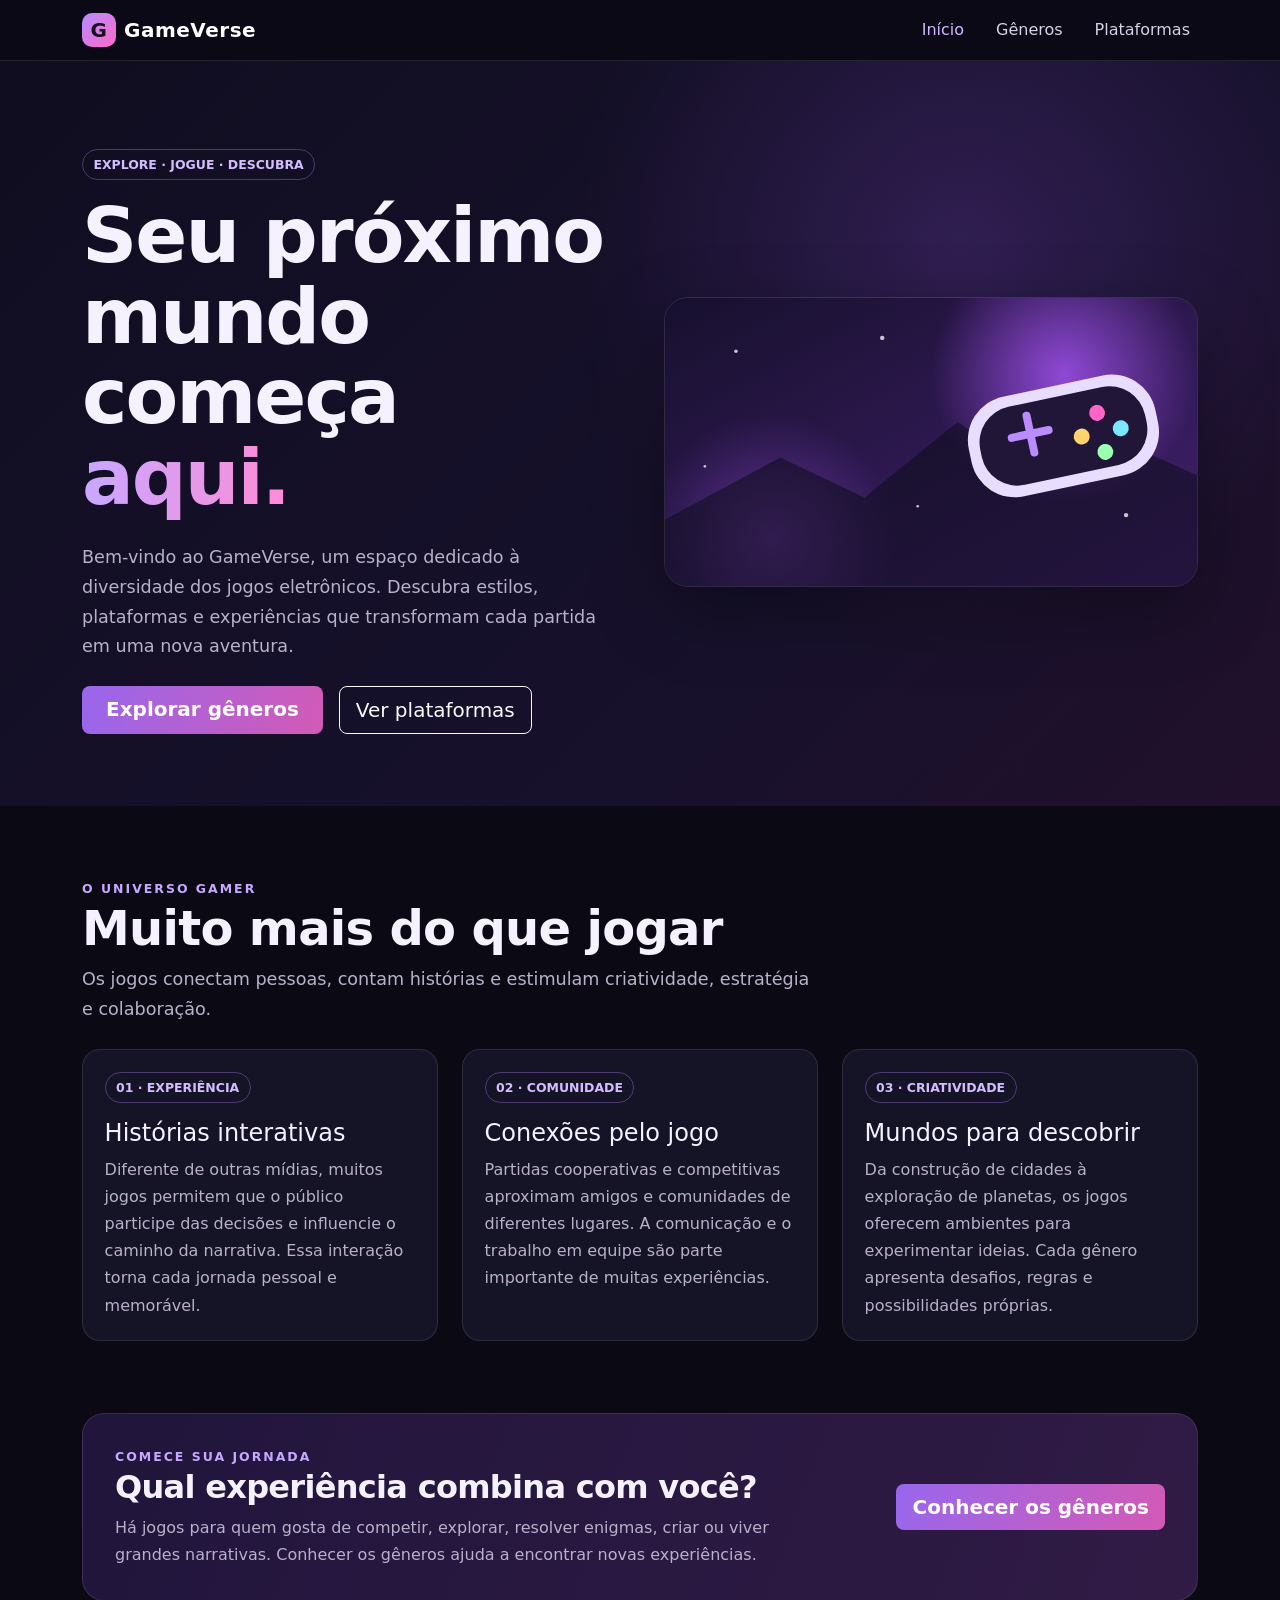
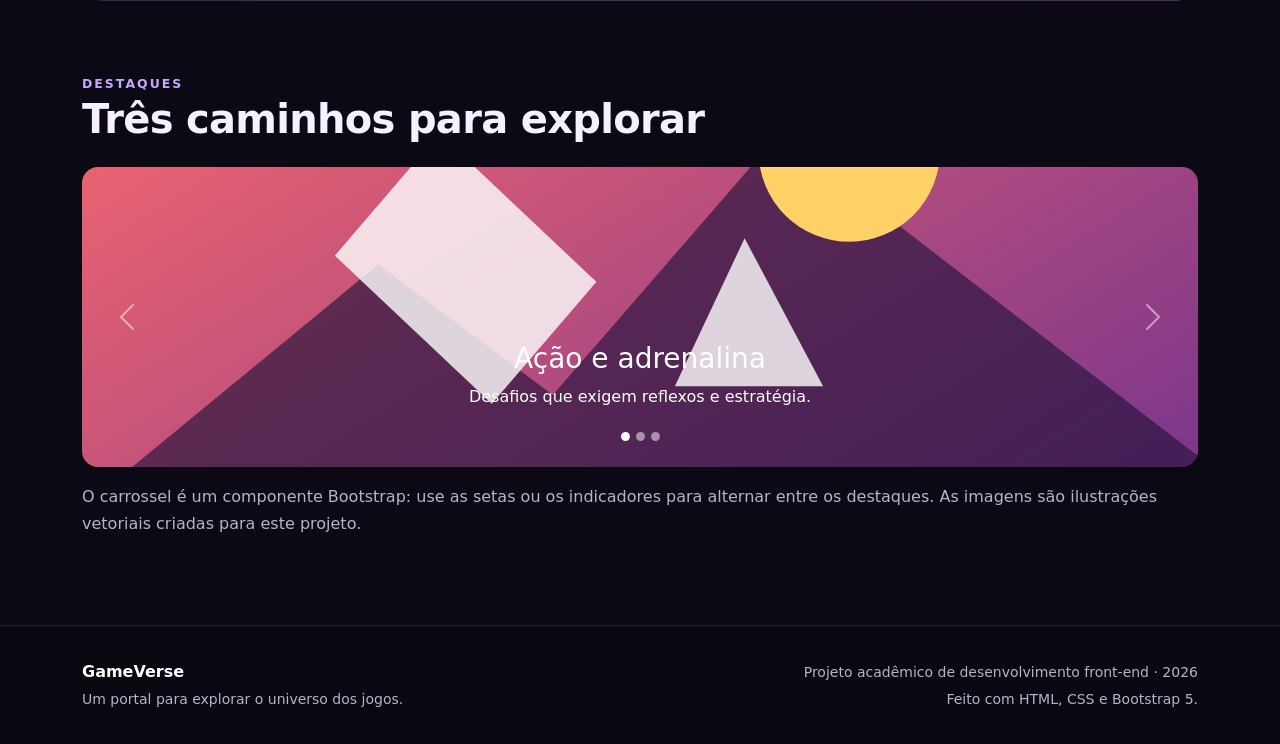
<file: index.html>
<!doctype html>
<html lang="pt-BR">
  <head>
    <meta charset="utf-8" />
    <meta name="viewport" content="width=device-width, initial-scale=1" />
    <meta
      name="description"
      content="Conheça o GameVerse, um portal introdutório sobre jogos eletrônicos, gêneros e plataformas."
    />
    <title>Início | GameVerse</title>
    <link
      href="https://cdn.jsdelivr.net/npm/bootstrap@5.3.3/dist/css/bootstrap.min.css"
      rel="stylesheet"
      integrity="sha384-QWTKZyjpPEjISv5WaRU9OFeRpok6YctnYmDr5pNlyT2bRjXh0JMhjY6hW+ALEwIH"
      crossorigin="anonymous"
    />
    <link rel="stylesheet" href="style.css" />
  </head>
  <body>
    <a class="skip-link" href="#conteudo">Pular para o conteúdo</a>
    <nav class="navbar navbar-expand-lg navbar-dark sticky-top">
      <div class="container">
        <a class="navbar-brand d-flex align-items-center" href="index.html"
          ><span class="brand-mark">G</span>GameVerse</a
        >
        <button
          class="navbar-toggler"
          type="button"
          data-bs-toggle="collapse"
          data-bs-target="#menuPrincipal"
          aria-controls="menuPrincipal"
          aria-expanded="false"
          aria-label="Abrir menu"
        >
          <span class="navbar-toggler-icon"></span>
        </button>
        <div class="collapse navbar-collapse" id="menuPrincipal">
          <ul class="navbar-nav ms-auto gap-lg-3">
            <li class="nav-item">
              <a class="nav-link active" aria-current="page" href="index.html"
                >Início</a
              >
            </li>
            <li class="nav-item">
              <a class="nav-link" href="generos.html">Gêneros</a>
            </li>
            <li class="nav-item">
              <a class="nav-link" href="plataformas.html">Plataformas</a>
            </li>
          </ul>
        </div>
      </div>
    </nav>
    <main id="conteudo">
      <section class="hero">
        <div class="container">
          <div class="row align-items-center g-5">
            <div class="col-lg-6">
              <span class="tag mb-3">EXPLORE · JOGUE · DESCUBRA</span>
              <h1>
                Seu próximo mundo começa
                <span class="gradient-text">aqui.</span>
              </h1>
              <p class="mt-4">
                Bem-vindo ao GameVerse, um espaço dedicado à diversidade dos
                jogos eletrônicos. Descubra estilos, plataformas e experiências
                que transformam cada partida em uma nova aventura.
              </p>
              <div class="d-flex flex-wrap gap-3 mt-4">
                <a class="btn btn-violet btn-lg px-4" href="generos.html"
                  >Explorar gêneros</a
                ><a class="btn btn-outline-light btn-lg" href="plataformas.html"
                  >Ver plataformas</a
                >
              </div>
            </div>
            <div class="col-lg-6">
              <img
                class="hero-art"
                src="assets/hero-gaming.svg"
                alt="Ilustração original de um controle de videogame em cenário neon"
              />
            </div>
          </div>
        </div>
      </section>
      <section class="section-pad">
        <div class="container">
          <div class="row align-items-end mb-4">
            <div class="col-lg-8">
              <div class="section-kicker">O universo gamer</div>
              <h2 class="section-title display-5">Muito mais do que jogar</h2>
              <p class="lead-muted mb-0">
                Os jogos conectam pessoas, contam histórias e estimulam
                criatividade, estratégia e colaboração.
              </p>
            </div>
          </div>
          <div class="row g-4">
            <div class="col-md-4">
              <article class="info-card">
                <span class="tag">01 · EXPERIÊNCIA</span>
                <h3 class="h4 mt-3">Histórias interativas</h3>
                <p class="muted mb-0">
                  Diferente de outras mídias, muitos jogos permitem que o
                  público participe das decisões e influencie o caminho da
                  narrativa. Essa interação torna cada jornada pessoal e
                  memorável.
                </p>
              </article>
            </div>
            <div class="col-md-4">
              <article class="info-card">
                <span class="tag">02 · COMUNIDADE</span>
                <h3 class="h4 mt-3">Conexões pelo jogo</h3>
                <p class="muted mb-0">
                  Partidas cooperativas e competitivas aproximam amigos e
                  comunidades de diferentes lugares. A comunicação e o trabalho
                  em equipe são parte importante de muitas experiências.
                </p>
              </article>
            </div>
            <div class="col-md-4">
              <article class="info-card">
                <span class="tag">03 · CRIATIVIDADE</span>
                <h3 class="h4 mt-3">Mundos para descobrir</h3>
                <p class="muted mb-0">
                  Da construção de cidades à exploração de planetas, os jogos
                  oferecem ambientes para experimentar ideias. Cada gênero
                  apresenta desafios, regras e possibilidades próprias.
                </p>
              </article>
            </div>
          </div>
        </div>
      </section>
      <section class="section-pad pt-0">
        <div class="container">
          <div class="feature-band">
            <div class="row align-items-center g-4">
              <div class="col-lg-8">
                <div class="section-kicker">Comece sua jornada</div>
                <h2 class="section-title">
                  Qual experiência combina com você?
                </h2>
                <p class="muted mb-0">
                  Há jogos para quem gosta de competir, explorar, resolver
                  enigmas, criar ou viver grandes narrativas. Conhecer os
                  gêneros ajuda a encontrar novas experiências.
                </p>
              </div>
              <div class="col-lg-4 text-lg-end">
                <a href="generos.html" class="btn btn-violet btn-lg"
                  >Conhecer os gêneros</a
                >
              </div>
            </div>
          </div>
        </div>
      </section>
      <section class="section-pad pt-0">
        <div class="container">
          <div class="section-kicker">Destaques</div>
          <h2 class="section-title display-6 mb-4">
            Três caminhos para explorar
          </h2>
          <div id="destaques" class="carousel slide" data-bs-ride="carousel">
            <div class="carousel-indicators">
              <button
                type="button"
                data-bs-target="#destaques"
                data-bs-slide-to="0"
                class="active"
                aria-current="true"
                aria-label="Destaque 1"
              ></button
              ><button
                type="button"
                data-bs-target="#destaques"
                data-bs-slide-to="1"
                aria-label="Destaque 2"
              ></button
              ><button
                type="button"
                data-bs-target="#destaques"
                data-bs-slide-to="2"
                aria-label="Destaque 3"
              ></button>
            </div>
            <div class="carousel-inner rounded-4">
              <div class="carousel-item active">
                <img
                  src="assets/action.svg"
                  class="d-block w-100"
                  style="height: 300px; object-fit: cover"
                  alt="Arte abstrata de ação"
                />
                <div class="carousel-caption">
                  <h3>Ação e adrenalina</h3>
                  <p>Desafios que exigem reflexos e estratégia.</p>
                </div>
              </div>
              <div class="carousel-item">
                <img
                  src="assets/adventure.svg"
                  class="d-block w-100"
                  style="height: 300px; object-fit: cover"
                  alt="Paisagem ilustrada de aventura"
                />
                <div class="carousel-caption">
                  <h3>Aventura e descoberta</h3>
                  <p>Explore lugares e acompanhe histórias.</p>
                </div>
              </div>
              <div class="carousel-item">
                <img
                  src="assets/rpg.svg"
                  class="d-block w-100"
                  style="height: 300px; object-fit: cover"
                  alt="Símbolo de fantasia para RPG"
                />
                <div class="carousel-caption">
                  <h3>RPG e fantasia</h3>
                  <p>Desenvolva personagens e faça escolhas.</p>
                </div>
              </div>
            </div>
            <button
              class="carousel-control-prev"
              type="button"
              data-bs-target="#destaques"
              data-bs-slide="prev"
            >
              <span class="carousel-control-prev-icon" aria-hidden="true"></span
              ><span class="visually-hidden">Anterior</span></button
            ><button
              class="carousel-control-next"
              type="button"
              data-bs-target="#destaques"
              data-bs-slide="next"
            >
              <span class="carousel-control-next-icon" aria-hidden="true"></span
              ><span class="visually-hidden">Próximo</span>
            </button>
          </div>
          <p class="muted mt-3">
            O carrossel é um componente Bootstrap: use as setas ou os
            indicadores para alternar entre os destaques. As imagens são
            ilustrações vetoriais criadas para este projeto.
          </p>
        </div>
      </section>
    </main>
    <footer class="footer">
      <div
        class="container d-flex flex-column flex-md-row justify-content-between gap-2"
      >
        <div>
          <strong class="text-white">GameVerse</strong><br /><small
            >Um portal para explorar o universo dos jogos.</small
          >
        </div>
        <div class="text-md-end">
          <small
            >Projeto acadêmico de desenvolvimento front-end ·
            <span data-year>2026</span></small
          ><br /><small>Feito com HTML, CSS e Bootstrap 5.</small>
        </div>
      </div>
    </footer>
    <script
      src="https://cdn.jsdelivr.net/npm/bootstrap@5.3.3/dist/js/bootstrap.bundle.min.js"
      integrity="sha384-YvpcrYf0tY3lHB60NNkmXc5s9fDVZLESaAA55NDzOxhy9GkcIdslK1eN7N6jIeHz"
      crossorigin="anonymous"
    ></script>
    <script src="script.js"></script>
  </body>
</html>
</file>
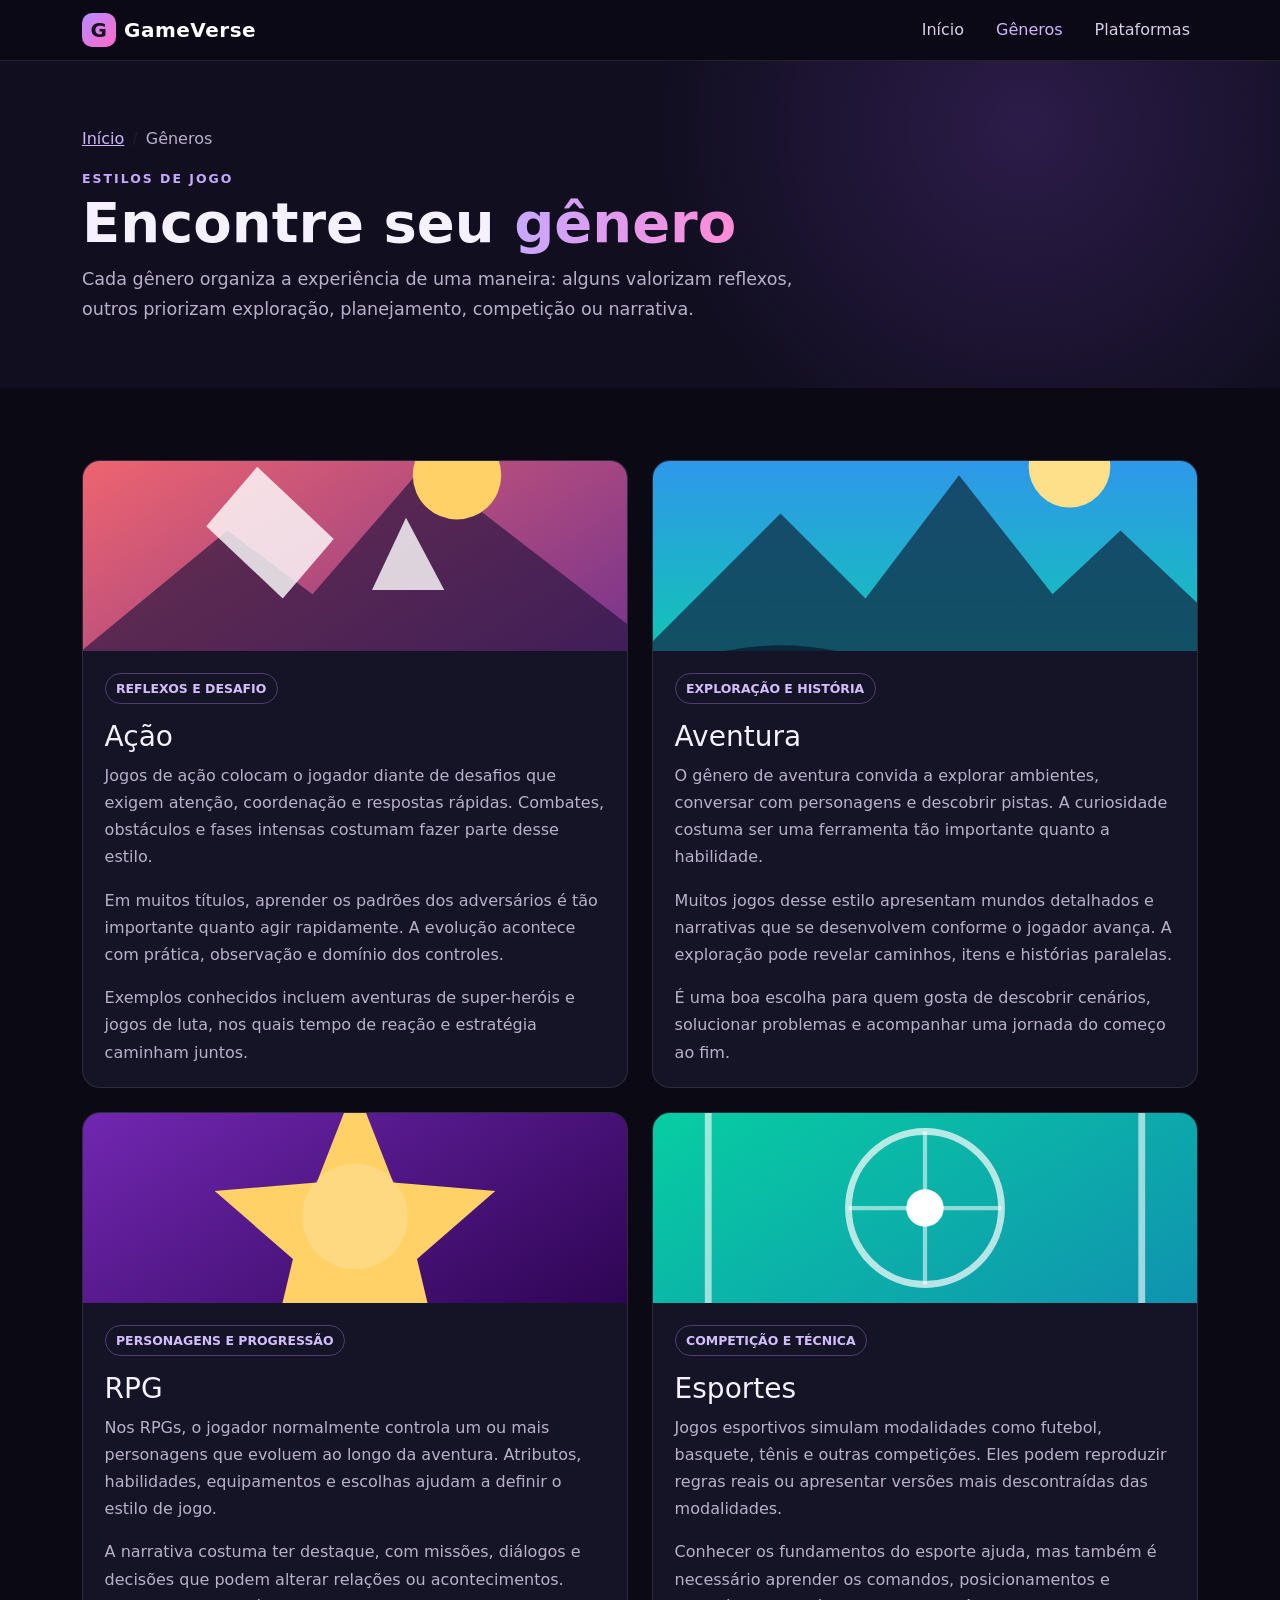
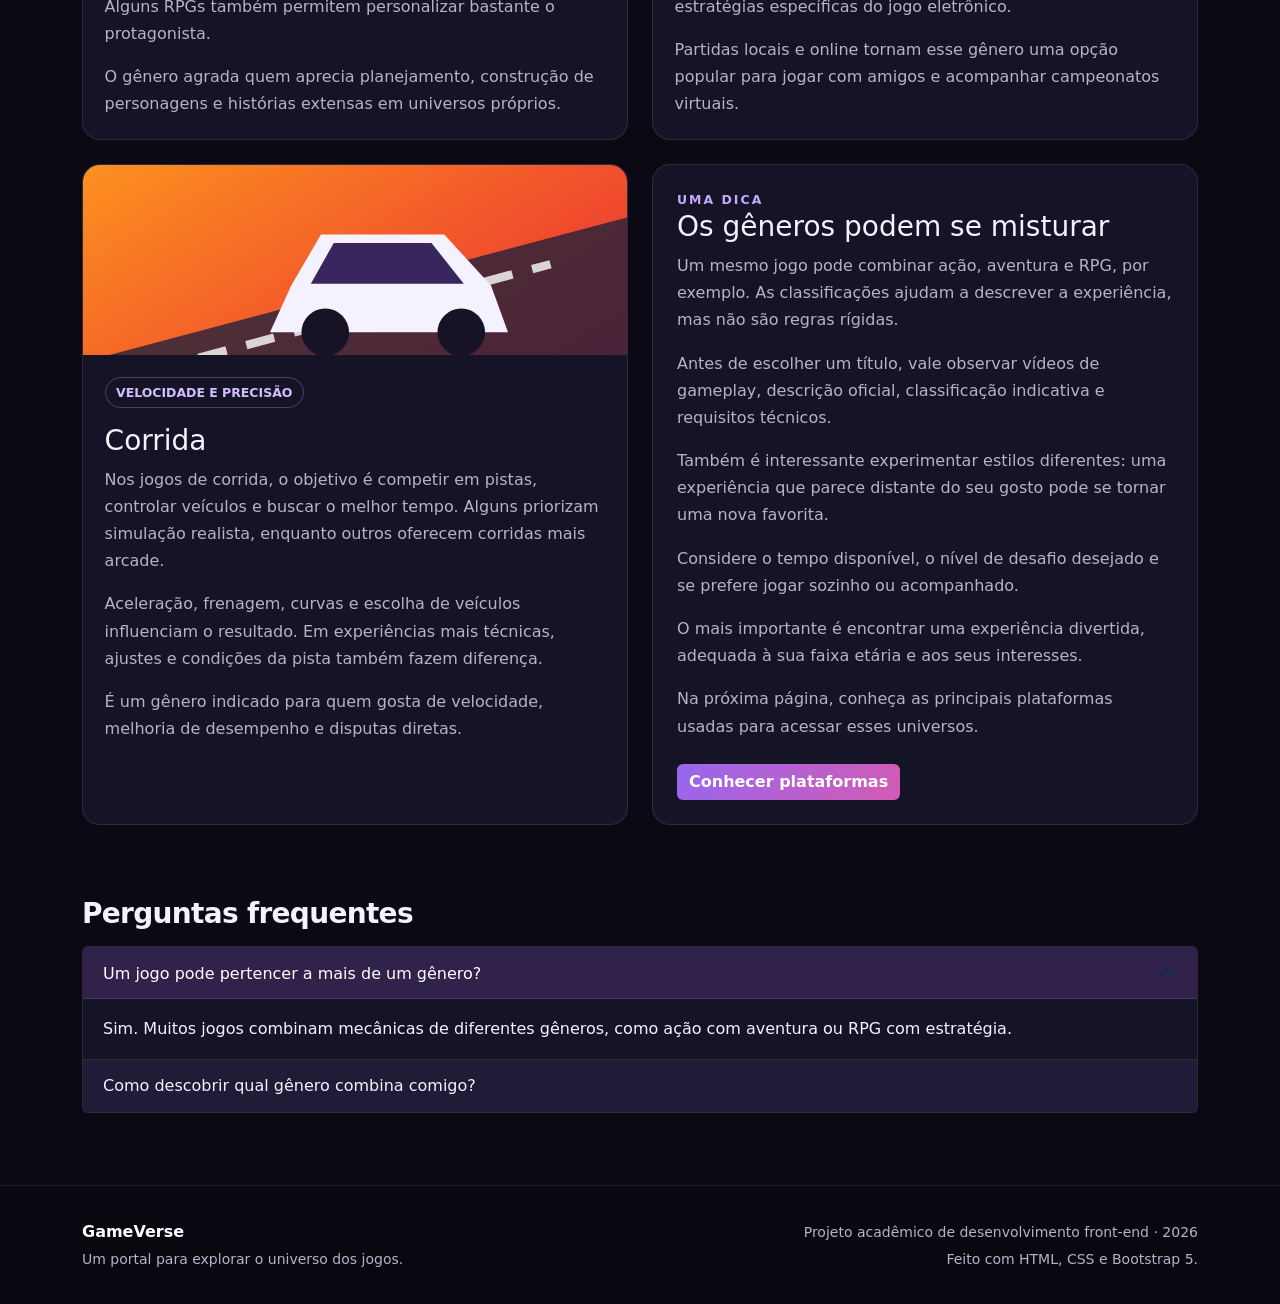
<file: generos.html>
<!doctype html>
<html lang="pt-BR">
  <head>
    <meta charset="utf-8" />
    <meta name="viewport" content="width=device-width, initial-scale=1" />
    <meta
      name="description"
      content="Conheça gêneros de jogos eletrônicos, suas características e exemplos de experiências."
    />
    <title>Gêneros de jogos | GameVerse</title>
    <link
      href="https://cdn.jsdelivr.net/npm/bootstrap@5.3.3/dist/css/bootstrap.min.css"
      rel="stylesheet"
      integrity="sha384-QWTKZyjpPEjISv5WaRU9OFeRpok6YctnYmDr5pNlyT2bRjXh0JMhjY6hW+ALEwIH"
      crossorigin="anonymous"
    />
    <link rel="stylesheet" href="style.css" />
  </head>
  <body>
    <a class="skip-link" href="#conteudo">Pular para o conteúdo</a>
    <nav class="navbar navbar-expand-lg navbar-dark sticky-top">
      <div class="container">
        <a class="navbar-brand d-flex align-items-center" href="index.html"
          ><span class="brand-mark">G</span>GameVerse</a
        >
        <button
          class="navbar-toggler"
          type="button"
          data-bs-toggle="collapse"
          data-bs-target="#menuPrincipal"
          aria-controls="menuPrincipal"
          aria-expanded="false"
          aria-label="Abrir menu"
        >
          <span class="navbar-toggler-icon"></span>
        </button>
        <div class="collapse navbar-collapse" id="menuPrincipal">
          <ul class="navbar-nav ms-auto gap-lg-3">
            <li class="nav-item">
              <a class="nav-link" href="index.html">Início</a>
            </li>
            <li class="nav-item">
              <a class="nav-link active" aria-current="page" href="generos.html"
                >Gêneros</a
              >
            </li>
            <li class="nav-item">
              <a class="nav-link" href="plataformas.html">Plataformas</a>
            </li>
          </ul>
        </div>
      </div>
    </nav>
    <main id="conteudo">
      <header class="page-hero">
        <div class="container">
          <nav aria-label="breadcrumb">
            <ol class="breadcrumb">
              <li class="breadcrumb-item"><a href="index.html">Início</a></li>
              <li class="breadcrumb-item active" aria-current="page">
                Gêneros
              </li>
            </ol>
          </nav>
          <div class="section-kicker">Estilos de jogo</div>
          <h1 class="display-4 fw-bold">
            Encontre seu <span class="gradient-text">gênero</span>
          </h1>
          <p class="lead-muted col-lg-8">
            Cada gênero organiza a experiência de uma maneira: alguns valorizam
            reflexos, outros priorizam exploração, planejamento, competição ou
            narrativa.
          </p>
        </div>
      </header>
      <section class="section-pad">
        <div class="container">
          <div class="row g-4 align-items-stretch">
            <div class="col-md-6">
              <article class="game-card">
                <img
                  src="assets/action.svg"
                  alt="Ilustração abstrata que representa jogos de ação"
                />
                <div class="card-body">
                  <span class="tag">REFLEXOS E DESAFIO</span>
                  <h2 class="h3 mt-3">Ação</h2>
                  <p class="card-text">
                    Jogos de ação colocam o jogador diante de desafios que
                    exigem atenção, coordenação e respostas rápidas. Combates,
                    obstáculos e fases intensas costumam fazer parte desse
                    estilo.
                  </p>
                  <p class="card-text">
                    Em muitos títulos, aprender os padrões dos adversários é tão
                    importante quanto agir rapidamente. A evolução acontece com
                    prática, observação e domínio dos controles.
                  </p>
                  <p class="card-text">
                    Exemplos conhecidos incluem aventuras de super-heróis e
                    jogos de luta, nos quais tempo de reação e estratégia
                    caminham juntos.
                  </p>
                </div>
              </article>
            </div>
            <div class="col-md-6">
              <article class="game-card">
                <img
                  src="assets/adventure.svg"
                  alt="Ilustração de montanhas e paisagem de exploração"
                />
                <div class="card-body">
                  <span class="tag">EXPLORAÇÃO E HISTÓRIA</span>
                  <h2 class="h3 mt-3">Aventura</h2>
                  <p class="card-text">
                    O gênero de aventura convida a explorar ambientes, conversar
                    com personagens e descobrir pistas. A curiosidade costuma
                    ser uma ferramenta tão importante quanto a habilidade.
                  </p>
                  <p class="card-text">
                    Muitos jogos desse estilo apresentam mundos detalhados e
                    narrativas que se desenvolvem conforme o jogador avança. A
                    exploração pode revelar caminhos, itens e histórias
                    paralelas.
                  </p>
                  <p class="card-text">
                    É uma boa escolha para quem gosta de descobrir cenários,
                    solucionar problemas e acompanhar uma jornada do começo ao
                    fim.
                  </p>
                </div>
              </article>
            </div>
            <div class="col-md-6">
              <article class="game-card">
                <img
                  src="assets/rpg.svg"
                  alt="Ilustração de estrela dourada em cenário de fantasia"
                />
                <div class="card-body">
                  <span class="tag">PERSONAGENS E PROGRESSÃO</span>
                  <h2 class="h3 mt-3">RPG</h2>
                  <p class="card-text">
                    Nos RPGs, o jogador normalmente controla um ou mais
                    personagens que evoluem ao longo da aventura. Atributos,
                    habilidades, equipamentos e escolhas ajudam a definir o
                    estilo de jogo.
                  </p>
                  <p class="card-text">
                    A narrativa costuma ter destaque, com missões, diálogos e
                    decisões que podem alterar relações ou acontecimentos.
                    Alguns RPGs também permitem personalizar bastante o
                    protagonista.
                  </p>
                  <p class="card-text">
                    O gênero agrada quem aprecia planejamento, construção de
                    personagens e histórias extensas em universos próprios.
                  </p>
                </div>
              </article>
            </div>
            <div class="col-md-6">
              <article class="game-card">
                <img
                  src="assets/sports.svg"
                  alt="Ilustração de campo esportivo"
                />
                <div class="card-body">
                  <span class="tag">COMPETIÇÃO E TÉCNICA</span>
                  <h2 class="h3 mt-3">Esportes</h2>
                  <p class="card-text">
                    Jogos esportivos simulam modalidades como futebol, basquete,
                    tênis e outras competições. Eles podem reproduzir regras
                    reais ou apresentar versões mais descontraídas das
                    modalidades.
                  </p>
                  <p class="card-text">
                    Conhecer os fundamentos do esporte ajuda, mas também é
                    necessário aprender os comandos, posicionamentos e
                    estratégias específicas do jogo eletrônico.
                  </p>
                  <p class="card-text">
                    Partidas locais e online tornam esse gênero uma opção
                    popular para jogar com amigos e acompanhar campeonatos
                    virtuais.
                  </p>
                </div>
              </article>
            </div>
            <div class="col-md-6">
              <article class="game-card">
                <img
                  src="assets/racing.svg"
                  alt="Ilustração de carro de corrida em pista"
                />
                <div class="card-body">
                  <span class="tag">VELOCIDADE E PRECISÃO</span>
                  <h2 class="h3 mt-3">Corrida</h2>
                  <p class="card-text">
                    Nos jogos de corrida, o objetivo é competir em pistas,
                    controlar veículos e buscar o melhor tempo. Alguns priorizam
                    simulação realista, enquanto outros oferecem corridas mais
                    arcade.
                  </p>
                  <p class="card-text">
                    Aceleração, frenagem, curvas e escolha de veículos
                    influenciam o resultado. Em experiências mais técnicas,
                    ajustes e condições da pista também fazem diferença.
                  </p>
                  <p class="card-text">
                    É um gênero indicado para quem gosta de velocidade, melhoria
                    de desempenho e disputas diretas.
                  </p>
                </div>
              </article>
            </div>
            <div class="col-md-6">
              <div class="content-panel">
                <div class="section-kicker">Uma dica</div>
                <h2 class="h3">Os gêneros podem se misturar</h2>
                <p>
                  Um mesmo jogo pode combinar ação, aventura e RPG, por exemplo.
                  As classificações ajudam a descrever a experiência, mas não
                  são regras rígidas.
                </p>
                <p>
                  Antes de escolher um título, vale observar vídeos de gameplay,
                  descrição oficial, classificação indicativa e requisitos
                  técnicos.
                </p>
                <p>
                  Também é interessante experimentar estilos diferentes: uma
                  experiência que parece distante do seu gosto pode se tornar
                  uma nova favorita.
                </p>
                <p>
                  Considere o tempo disponível, o nível de desafio desejado e se
                  prefere jogar sozinho ou acompanhado.
                </p>
                <p>
                  O mais importante é encontrar uma experiência divertida,
                  adequada à sua faixa etária e aos seus interesses.
                </p>
                <p>
                  Na próxima página, conheça as principais plataformas usadas
                  para acessar esses universos.
                </p>
                <a class="btn btn-violet mt-2" href="plataformas.html"
                  >Conhecer plataformas</a
                >
              </div>
            </div>
          </div>
        </div>
      </section>
      <section class="section-pad pt-0">
        <div class="container">
          <h2 class="section-title h3 mb-3">Perguntas frequentes</h2>
          <div class="accordion" id="faq">
            <div class="accordion-item">
              <h3 class="accordion-header">
                <button
                  class="accordion-button"
                  type="button"
                  data-bs-toggle="collapse"
                  data-bs-target="#faq1"
                  aria-expanded="true"
                  aria-controls="faq1"
                >
                  Um jogo pode pertencer a mais de um gênero?
                </button>
              </h3>
              <div
                id="faq1"
                class="accordion-collapse collapse show"
                data-bs-parent="#faq"
              >
                <div class="accordion-body">
                  Sim. Muitos jogos combinam mecânicas de diferentes gêneros,
                  como ação com aventura ou RPG com estratégia.
                </div>
              </div>
            </div>
            <div class="accordion-item">
              <h3 class="accordion-header">
                <button
                  class="accordion-button collapsed"
                  type="button"
                  data-bs-toggle="collapse"
                  data-bs-target="#faq2"
                  aria-expanded="false"
                  aria-controls="faq2"
                >
                  Como descobrir qual gênero combina comigo?
                </button>
              </h3>
              <div
                id="faq2"
                class="accordion-collapse collapse"
                data-bs-parent="#faq"
              >
                <div class="accordion-body">
                  Pense no tipo de desafio que prefere e experimente jogos
                  variados. Vídeos e demonstrações ajudam a entender a dinâmica
                  antes de jogar.
                </div>
              </div>
            </div>
          </div>
        </div>
      </section>
    </main>
    <footer class="footer">
      <div
        class="container d-flex flex-column flex-md-row justify-content-between gap-2"
      >
        <div>
          <strong class="text-white">GameVerse</strong><br /><small
            >Um portal para explorar o universo dos jogos.</small
          >
        </div>
        <div class="text-md-end">
          <small
            >Projeto acadêmico de desenvolvimento front-end ·
            <span data-year>2026</span></small
          ><br /><small>Feito com HTML, CSS e Bootstrap 5.</small>
        </div>
      </div>
    </footer>
    <script
      src="https://cdn.jsdelivr.net/npm/bootstrap@5.3.3/dist/js/bootstrap.bundle.min.js"
      integrity="sha384-YvpcrYf0tY3lHB60NNkmXc5s9fDVZLESaAA55NDzOxhy9GkcIdslK1eN7N6jIeHz"
      crossorigin="anonymous"
    ></script>
    <script src="script.js"></script>
  </body>
</html>
</file>
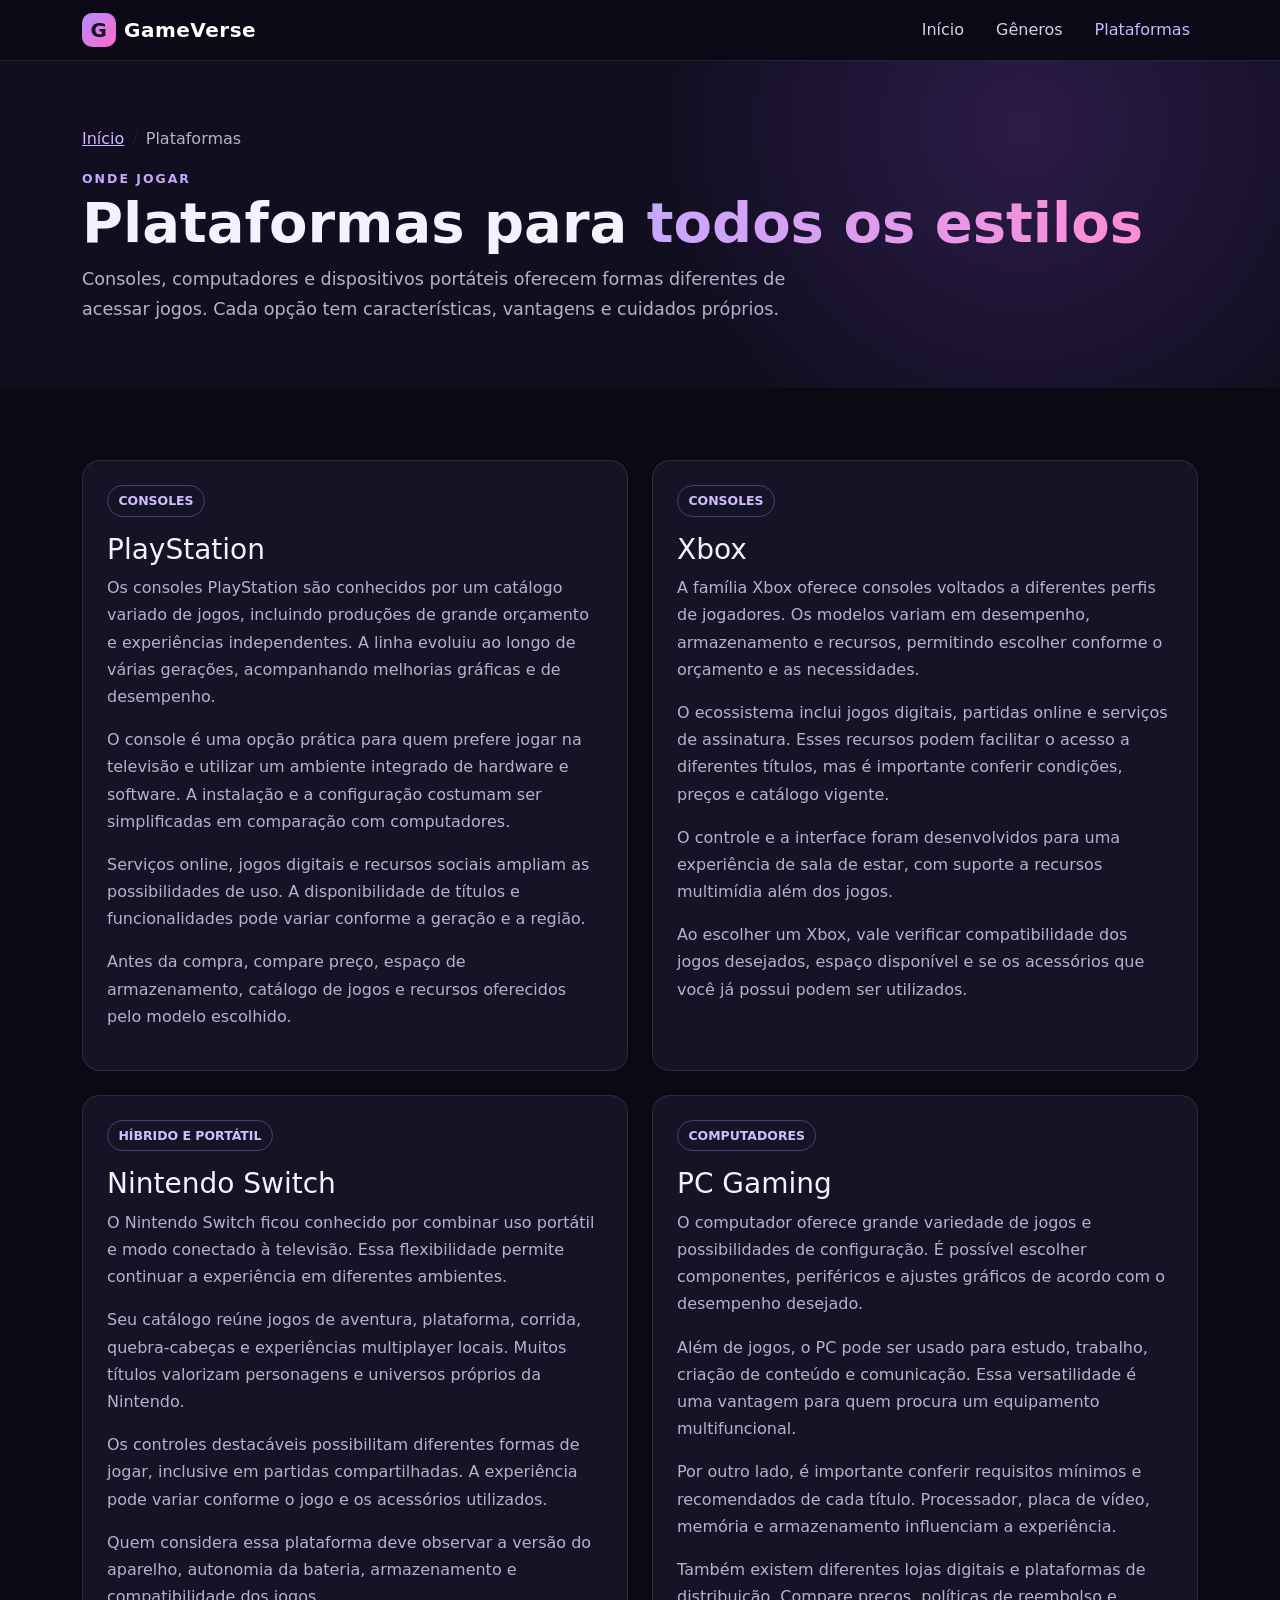
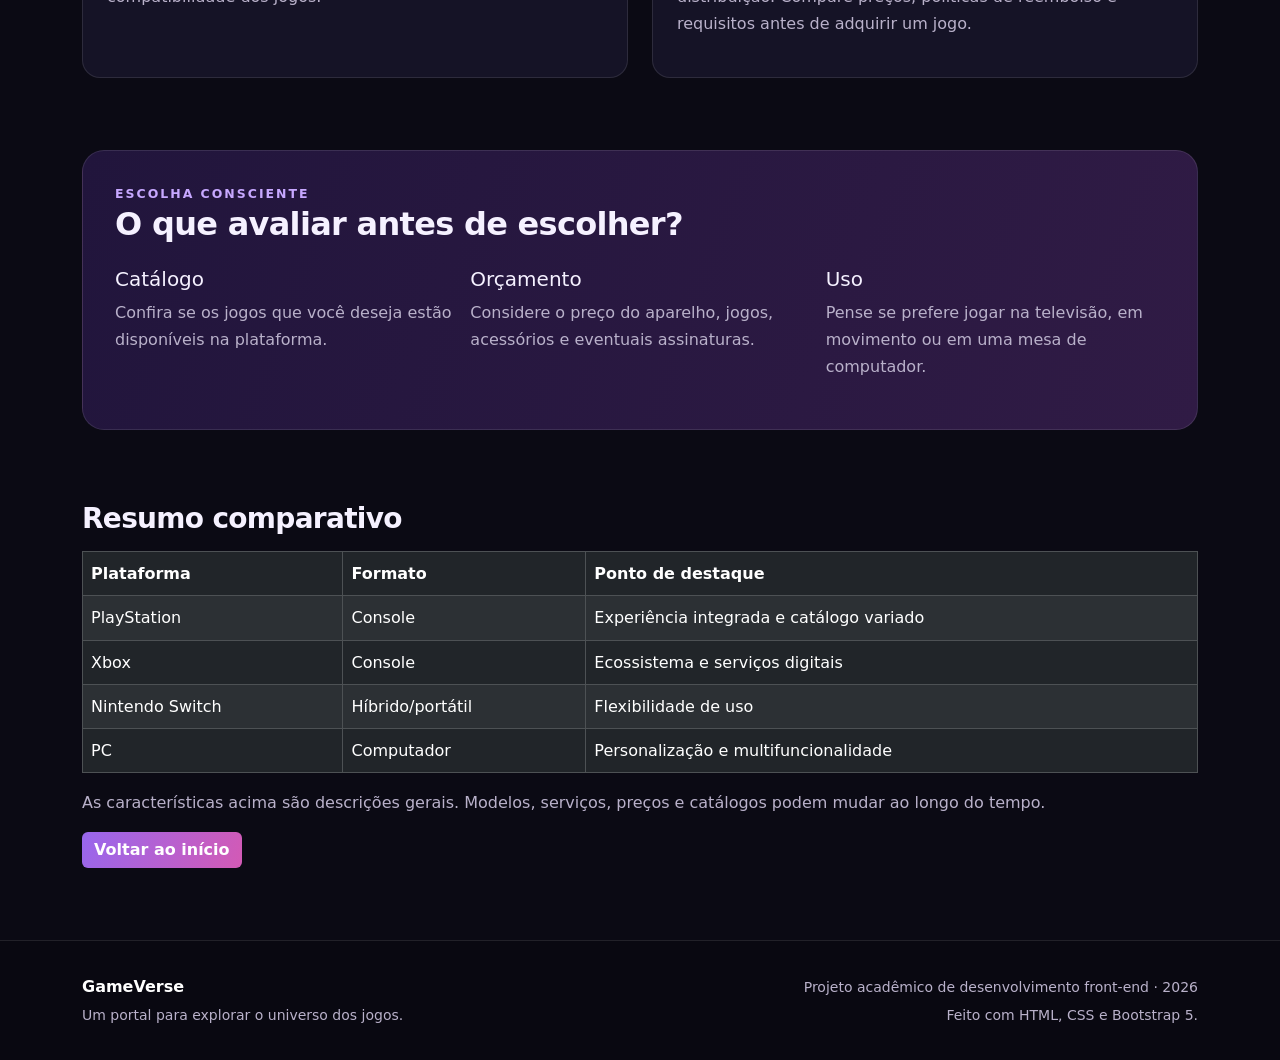
<file: plataformas.html>
<!doctype html>
<html lang="pt-BR">
  <head>
    <meta charset="utf-8" />
    <meta name="viewport" content="width=device-width, initial-scale=1" />
    <meta
      name="description"
      content="Conheça consoles, computadores e dispositivos portáteis para jogar videogames."
    />
    <title>Plataformas | GameVerse</title>
    <link
      href="https://cdn.jsdelivr.net/npm/bootstrap@5.3.3/dist/css/bootstrap.min.css"
      rel="stylesheet"
      integrity="sha384-QWTKZyjpPEjISv5WaRU9OFeRpok6YctnYmDr5pNlyT2bRjXh0JMhjY6hW+ALEwIH"
      crossorigin="anonymous"
    />
    <link rel="stylesheet" href="style.css" />
  </head>
  <body>
    <a class="skip-link" href="#conteudo">Pular para o conteúdo</a>
    <nav class="navbar navbar-expand-lg navbar-dark sticky-top">
      <div class="container">
        <a class="navbar-brand d-flex align-items-center" href="index.html"
          ><span class="brand-mark">G</span>GameVerse</a
        >
        <button
          class="navbar-toggler"
          type="button"
          data-bs-toggle="collapse"
          data-bs-target="#menuPrincipal"
          aria-controls="menuPrincipal"
          aria-expanded="false"
          aria-label="Abrir menu"
        >
          <span class="navbar-toggler-icon"></span>
        </button>
        <div class="collapse navbar-collapse" id="menuPrincipal">
          <ul class="navbar-nav ms-auto gap-lg-3">
            <li class="nav-item">
              <a class="nav-link" href="index.html">Início</a>
            </li>
            <li class="nav-item">
              <a class="nav-link" href="generos.html">Gêneros</a>
            </li>
            <li class="nav-item">
              <a
                class="nav-link active"
                aria-current="page"
                href="plataformas.html"
                >Plataformas</a
              >
            </li>
          </ul>
        </div>
      </div>
    </nav>
    <main id="conteudo">
      <header class="page-hero">
        <div class="container">
          <nav aria-label="breadcrumb">
            <ol class="breadcrumb">
              <li class="breadcrumb-item"><a href="index.html">Início</a></li>
              <li class="breadcrumb-item active" aria-current="page">
                Plataformas
              </li>
            </ol>
          </nav>
          <div class="section-kicker">Onde jogar</div>
          <h1 class="display-4 fw-bold">
            Plataformas para <span class="gradient-text">todos os estilos</span>
          </h1>
          <p class="lead-muted col-lg-8">
            Consoles, computadores e dispositivos portáteis oferecem formas
            diferentes de acessar jogos. Cada opção tem características,
            vantagens e cuidados próprios.
          </p>
        </div>
      </header>
      <section class="section-pad">
        <div class="container">
          <div class="row g-4">
            <div class="col-lg-6">
              <div class="content-panel">
                <span class="tag">CONSOLES</span>
                <h2 class="h3 mt-3">PlayStation</h2>
                <p>
                  Os consoles PlayStation são conhecidos por um catálogo variado
                  de jogos, incluindo produções de grande orçamento e
                  experiências independentes. A linha evoluiu ao longo de várias
                  gerações, acompanhando melhorias gráficas e de desempenho.
                </p>
                <p>
                  O console é uma opção prática para quem prefere jogar na
                  televisão e utilizar um ambiente integrado de hardware e
                  software. A instalação e a configuração costumam ser
                  simplificadas em comparação com computadores.
                </p>
                <p>
                  Serviços online, jogos digitais e recursos sociais ampliam as
                  possibilidades de uso. A disponibilidade de títulos e
                  funcionalidades pode variar conforme a geração e a região.
                </p>
                <p>
                  Antes da compra, compare preço, espaço de armazenamento,
                  catálogo de jogos e recursos oferecidos pelo modelo escolhido.
                </p>
              </div>
            </div>
            <div class="col-lg-6">
              <div class="content-panel">
                <span class="tag">CONSOLES</span>
                <h2 class="h3 mt-3">Xbox</h2>
                <p>
                  A família Xbox oferece consoles voltados a diferentes perfis
                  de jogadores. Os modelos variam em desempenho, armazenamento e
                  recursos, permitindo escolher conforme o orçamento e as
                  necessidades.
                </p>
                <p>
                  O ecossistema inclui jogos digitais, partidas online e
                  serviços de assinatura. Esses recursos podem facilitar o
                  acesso a diferentes títulos, mas é importante conferir
                  condições, preços e catálogo vigente.
                </p>
                <p>
                  O controle e a interface foram desenvolvidos para uma
                  experiência de sala de estar, com suporte a recursos
                  multimídia além dos jogos.
                </p>
                <p>
                  Ao escolher um Xbox, vale verificar compatibilidade dos jogos
                  desejados, espaço disponível e se os acessórios que você já
                  possui podem ser utilizados.
                </p>
              </div>
            </div>
            <div class="col-lg-6">
              <div class="content-panel">
                <span class="tag">HÍBRIDO E PORTÁTIL</span>
                <h2 class="h3 mt-3">Nintendo Switch</h2>
                <p>
                  O Nintendo Switch ficou conhecido por combinar uso portátil e
                  modo conectado à televisão. Essa flexibilidade permite
                  continuar a experiência em diferentes ambientes.
                </p>
                <p>
                  Seu catálogo reúne jogos de aventura, plataforma, corrida,
                  quebra-cabeças e experiências multiplayer locais. Muitos
                  títulos valorizam personagens e universos próprios da
                  Nintendo.
                </p>
                <p>
                  Os controles destacáveis possibilitam diferentes formas de
                  jogar, inclusive em partidas compartilhadas. A experiência
                  pode variar conforme o jogo e os acessórios utilizados.
                </p>
                <p>
                  Quem considera essa plataforma deve observar a versão do
                  aparelho, autonomia da bateria, armazenamento e
                  compatibilidade dos jogos.
                </p>
              </div>
            </div>
            <div class="col-lg-6">
              <div class="content-panel">
                <span class="tag">COMPUTADORES</span>
                <h2 class="h3 mt-3">PC Gaming</h2>
                <p>
                  O computador oferece grande variedade de jogos e
                  possibilidades de configuração. É possível escolher
                  componentes, periféricos e ajustes gráficos de acordo com o
                  desempenho desejado.
                </p>
                <p>
                  Além de jogos, o PC pode ser usado para estudo, trabalho,
                  criação de conteúdo e comunicação. Essa versatilidade é uma
                  vantagem para quem procura um equipamento multifuncional.
                </p>
                <p>
                  Por outro lado, é importante conferir requisitos mínimos e
                  recomendados de cada título. Processador, placa de vídeo,
                  memória e armazenamento influenciam a experiência.
                </p>
                <p>
                  Também existem diferentes lojas digitais e plataformas de
                  distribuição. Compare preços, políticas de reembolso e
                  requisitos antes de adquirir um jogo.
                </p>
              </div>
            </div>
          </div>
        </div>
      </section>
      <section class="section-pad pt-0">
        <div class="container">
          <div class="feature-band">
            <div class="section-kicker">Escolha consciente</div>
            <h2 class="section-title h2">O que avaliar antes de escolher?</h2>
            <div class="row g-3 mt-2">
              <div class="col-md-4">
                <h3 class="h5">Catálogo</h3>
                <p class="muted">
                  Confira se os jogos que você deseja estão disponíveis na
                  plataforma.
                </p>
              </div>
              <div class="col-md-4">
                <h3 class="h5">Orçamento</h3>
                <p class="muted">
                  Considere o preço do aparelho, jogos, acessórios e eventuais
                  assinaturas.
                </p>
              </div>
              <div class="col-md-4">
                <h3 class="h5">Uso</h3>
                <p class="muted">
                  Pense se prefere jogar na televisão, em movimento ou em uma
                  mesa de computador.
                </p>
              </div>
            </div>
          </div>
        </div>
      </section>
      <section class="section-pad pt-0">
        <div class="container">
          <h2 class="section-title h3 mb-3">Resumo comparativo</h2>
          <div class="table-responsive">
            <table
              class="table table-dark table-striped table-bordered align-middle"
            >
              <thead>
                <tr>
                  <th scope="col">Plataforma</th>
                  <th scope="col">Formato</th>
                  <th scope="col">Ponto de destaque</th>
                </tr>
              </thead>
              <tbody>
                <tr>
                  <td>PlayStation</td>
                  <td>Console</td>
                  <td>Experiência integrada e catálogo variado</td>
                </tr>
                <tr>
                  <td>Xbox</td>
                  <td>Console</td>
                  <td>Ecossistema e serviços digitais</td>
                </tr>
                <tr>
                  <td>Nintendo Switch</td>
                  <td>Híbrido/portátil</td>
                  <td>Flexibilidade de uso</td>
                </tr>
                <tr>
                  <td>PC</td>
                  <td>Computador</td>
                  <td>Personalização e multifuncionalidade</td>
                </tr>
              </tbody>
            </table>
          </div>
          <p class="muted">
            As características acima são descrições gerais. Modelos, serviços,
            preços e catálogos podem mudar ao longo do tempo.
          </p>
          <a href="index.html" class="btn btn-violet">Voltar ao início</a>
        </div>
      </section>
    </main>
    <footer class="footer">
      <div
        class="container d-flex flex-column flex-md-row justify-content-between gap-2"
      >
        <div>
          <strong class="text-white">GameVerse</strong><br /><small
            >Um portal para explorar o universo dos jogos.</small
          >
        </div>
        <div class="text-md-end">
          <small
            >Projeto acadêmico de desenvolvimento front-end ·
            <span data-year>2026</span></small
          ><br /><small>Feito com HTML, CSS e Bootstrap 5.</small>
        </div>
      </div>
    </footer>
    <script
      src="https://cdn.jsdelivr.net/npm/bootstrap@5.3.3/dist/js/bootstrap.bundle.min.js"
      integrity="sha384-YvpcrYf0tY3lHB60NNkmXc5s9fDVZLESaAA55NDzOxhy9GkcIdslK1eN7N6jIeHz"
      crossorigin="anonymous"
    ></script>
    <script src="script.js"></script>
  </body>
</html>
</file>
<file: style.css>
:root {
  --bg: #0b0a14;
  --surface: #151326;
  --surface2: #201b36;
  --text: #f5f1ff;
  --muted: #b9b1ca;
  --accent: #b58cff;
  --accent2: #ff69c8;
  --line: rgba(255, 255, 255, 0.1);
}
* {
  box-sizing: border-box;
}
html {
  scroll-behavior: smooth;
}
body {
  background: var(--bg);
  color: var(--text);
  font-family:
    system-ui,
    -apple-system,
    "Segoe UI",
    sans-serif;
  line-height: 1.7;
}
a {
  color: inherit;
}
.navbar {
  background: rgba(12, 10, 22, 0.96);
  border-bottom: 1px solid var(--line);
}
.navbar-brand {
  font-weight: 800;
  letter-spacing: 0.5px;
}
.brand-mark {
  display: inline-grid;
  place-items: center;
  width: 34px;
  height: 34px;
  margin-right: 8px;
  border-radius: 10px;
  background: linear-gradient(135deg, var(--accent), var(--accent2));
  color: #171020;
}
.nav-link {
  color: #d8d0e8 !important;
}
.nav-link:hover,
.nav-link.active {
  color: #d1b7ff !important;
}
.btn-violet {
  background: linear-gradient(110deg, #9867ed, #d35ab5);
  border: 0;
  color: white;
  font-weight: 700;
}
.btn-violet:hover {
  filter: brightness(1.12);
  color: white;
}
.hero {
  padding: 5.5rem 0 4.5rem;
  background:
    radial-gradient(
      circle at 75% 25%,
      rgba(139, 76, 220, 0.22),
      transparent 35%
    ),
    linear-gradient(135deg, #100d20, #17112c 65%, #21102b);
}
.hero h1 {
  font-size: clamp(2.5rem, 6vw, 4.8rem);
  line-height: 1.05;
  font-weight: 850;
  letter-spacing: -2px;
}
.gradient-text {
  background: linear-gradient(90deg, #c7a8ff, #ff8bd7);
  -webkit-background-clip: text;
  background-clip: text;
  color: transparent;
}
.hero p,
.lead-muted {
  color: var(--muted);
  font-size: 1.1rem;
}
.hero-art {
  width: 100%;
  border-radius: 24px;
  border: 1px solid var(--line);
  box-shadow: 0 24px 70px rgba(0, 0, 0, 0.35);
}
.section-pad {
  padding: 4.5rem 0;
}
.section-kicker {
  color: #c7a8ff;
  text-transform: uppercase;
  font-size: 0.78rem;
  font-weight: 800;
  letter-spacing: 2px;
}
.section-title {
  font-weight: 800;
  letter-spacing: -0.7px;
}
.game-card,
.info-card {
  height: 100%;
  background: var(--surface);
  border: 1px solid var(--line);
  border-radius: 18px;
  overflow: hidden;
  transition:
    transform 0.2s,
    border-color 0.2s;
}
.game-card:hover,
.info-card:hover {
  transform: translateY(-5px);
  border-color: rgba(181, 140, 255, 0.55);
}
.game-card img {
  width: 100%;
  height: 190px;
  object-fit: cover;
}
.game-card .card-body,
.info-card {
  padding: 1.35rem;
}
.card-text,
.muted {
  color: var(--muted);
}
.tag {
  display: inline-block;
  padding: 0.25rem 0.65rem;
  border: 1px solid rgba(181, 140, 255, 0.35);
  border-radius: 999px;
  color: #d4bdff;
  font-size: 0.78rem;
  font-weight: 700;
}
.feature-band {
  background: linear-gradient(110deg, #21153c, #301b45);
  border: 1px solid var(--line);
  border-radius: 22px;
  padding: 2rem;
}
.page-hero {
  padding: 4rem 0 3rem;
  background:
    radial-gradient(
      circle at 80% 20%,
      rgba(139, 76, 220, 0.22),
      transparent 35%
    ),
    #110e20;
}
.content-panel {
  background: var(--surface);
  border: 1px solid var(--line);
  border-radius: 18px;
  padding: 1.5rem;
  height: 100%;
}
.content-panel p {
  color: var(--muted);
}
.content-image {
  width: 100%;
  border-radius: 16px;
  border: 1px solid var(--line);
}
.accordion {
  --bs-accordion-bg: var(--surface);
  --bs-accordion-color: var(--text);
  --bs-accordion-border-color: var(--line);
  --bs-accordion-btn-color: var(--text);
  --bs-accordion-btn-bg: var(--surface2);
  --bs-accordion-active-bg: #30224b;
  --bs-accordion-active-color: #fff;
  --bs-accordion-btn-focus-box-shadow: 0 0 0 0.15rem rgba(181, 140, 255, 0.25);
}
.carousel-control-prev,
.carousel-control-next {
  width: 8%;
}
.carousel-indicators [data-bs-target] {
  width: 9px;
  height: 9px;
  border-radius: 50%;
}
.footer {
  border-top: 1px solid var(--line);
  background: #090811;
  color: var(--muted);
  padding: 2rem 0;
}
.footer a {
  color: #d5c0ff;
  text-decoration: none;
}
.footer a:hover {
  text-decoration: underline;
}
.breadcrumb-item a {
  color: #d1b7ff;
}
.breadcrumb-item.active {
  color: var(--muted);
}
.text-muted-custom {
  color: var(--muted) !important;
}
.skip-link {
  position: absolute;
  left: -999px;
  top: 0;
  background: #fff;
  color: #000;
  padding: 0.6rem;
  z-index: 2000;
}
.skip-link:focus {
  left: 1rem;
  top: 1rem;
}
@media (max-width: 767.98px) {
  .hero {
    padding: 3.8rem 0;
  }
  .section-pad {
    padding: 3.2rem 0;
  }
  .hero-art {
    margin-top: 1.5rem;
  }
  .page-hero {
    padding: 3rem 0 2.5rem;
  }
  .game-card img {
    height: 175px;
  }
}
</file>
